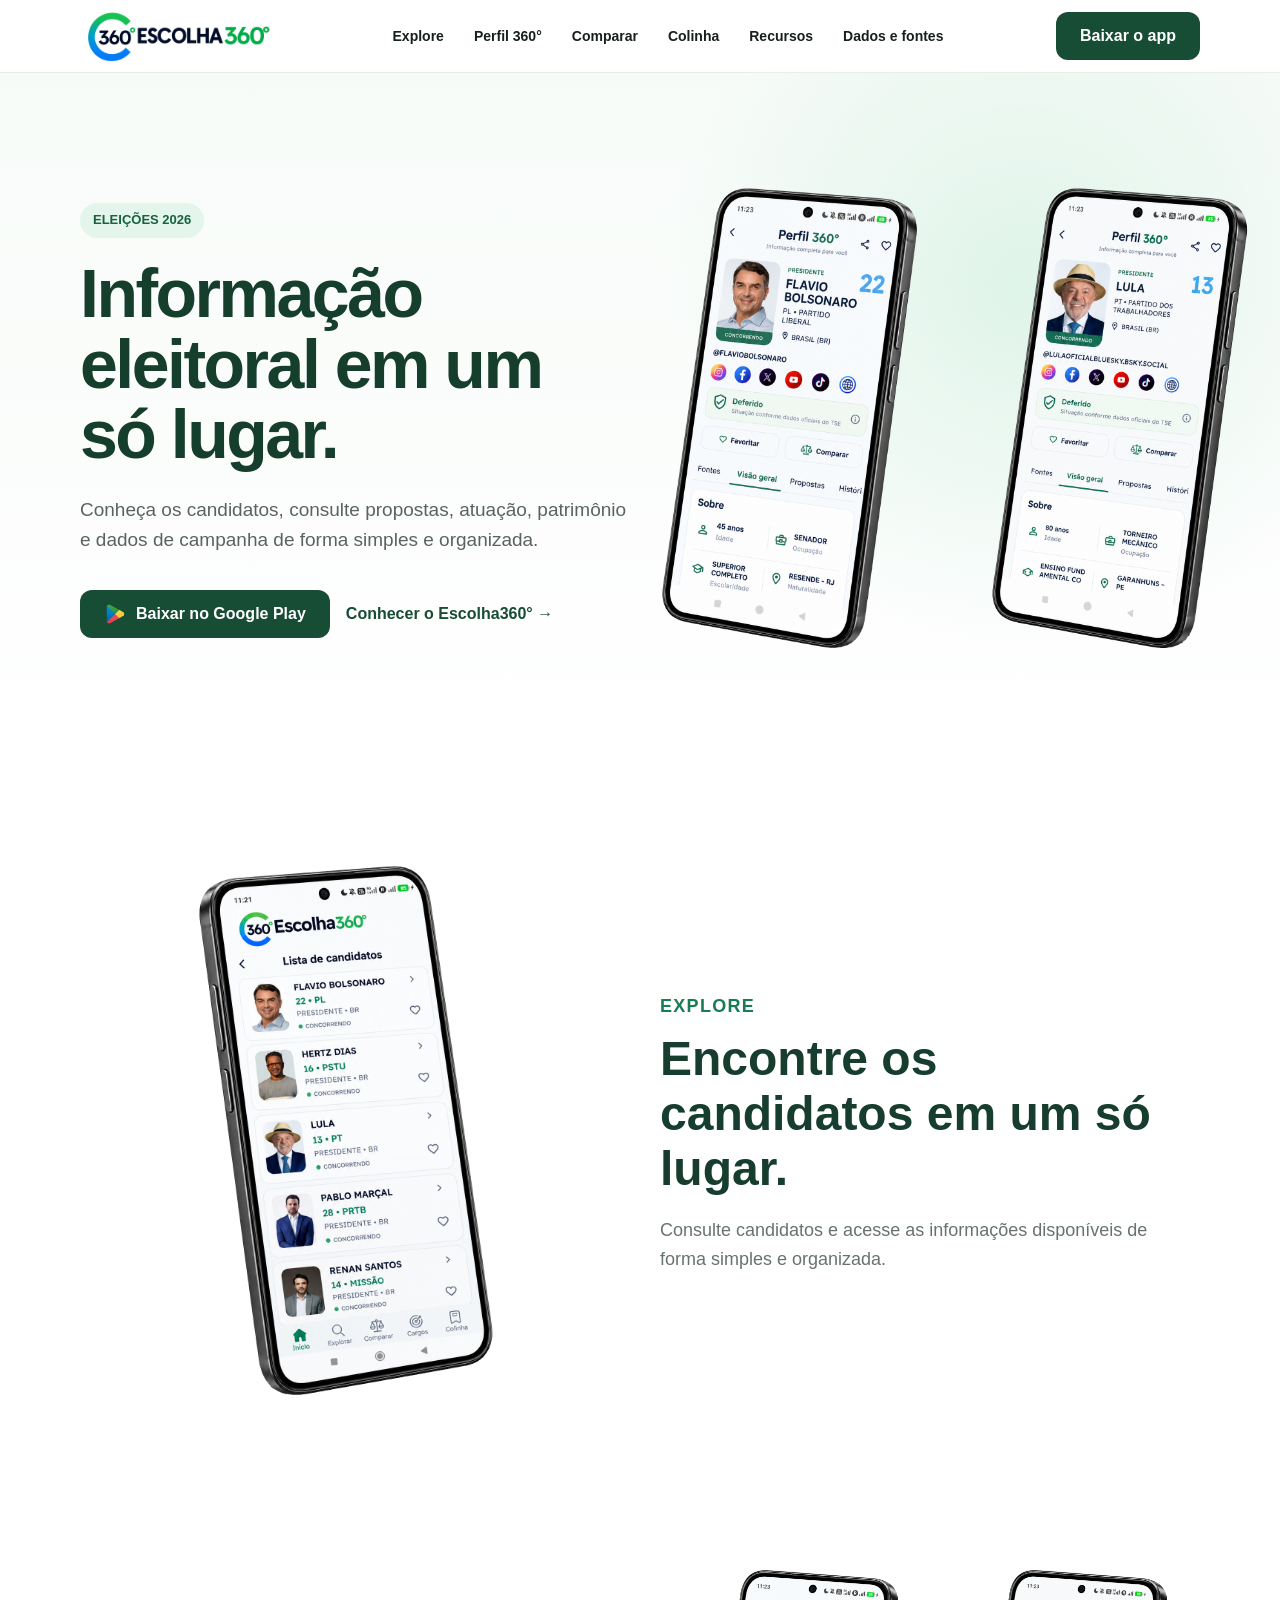
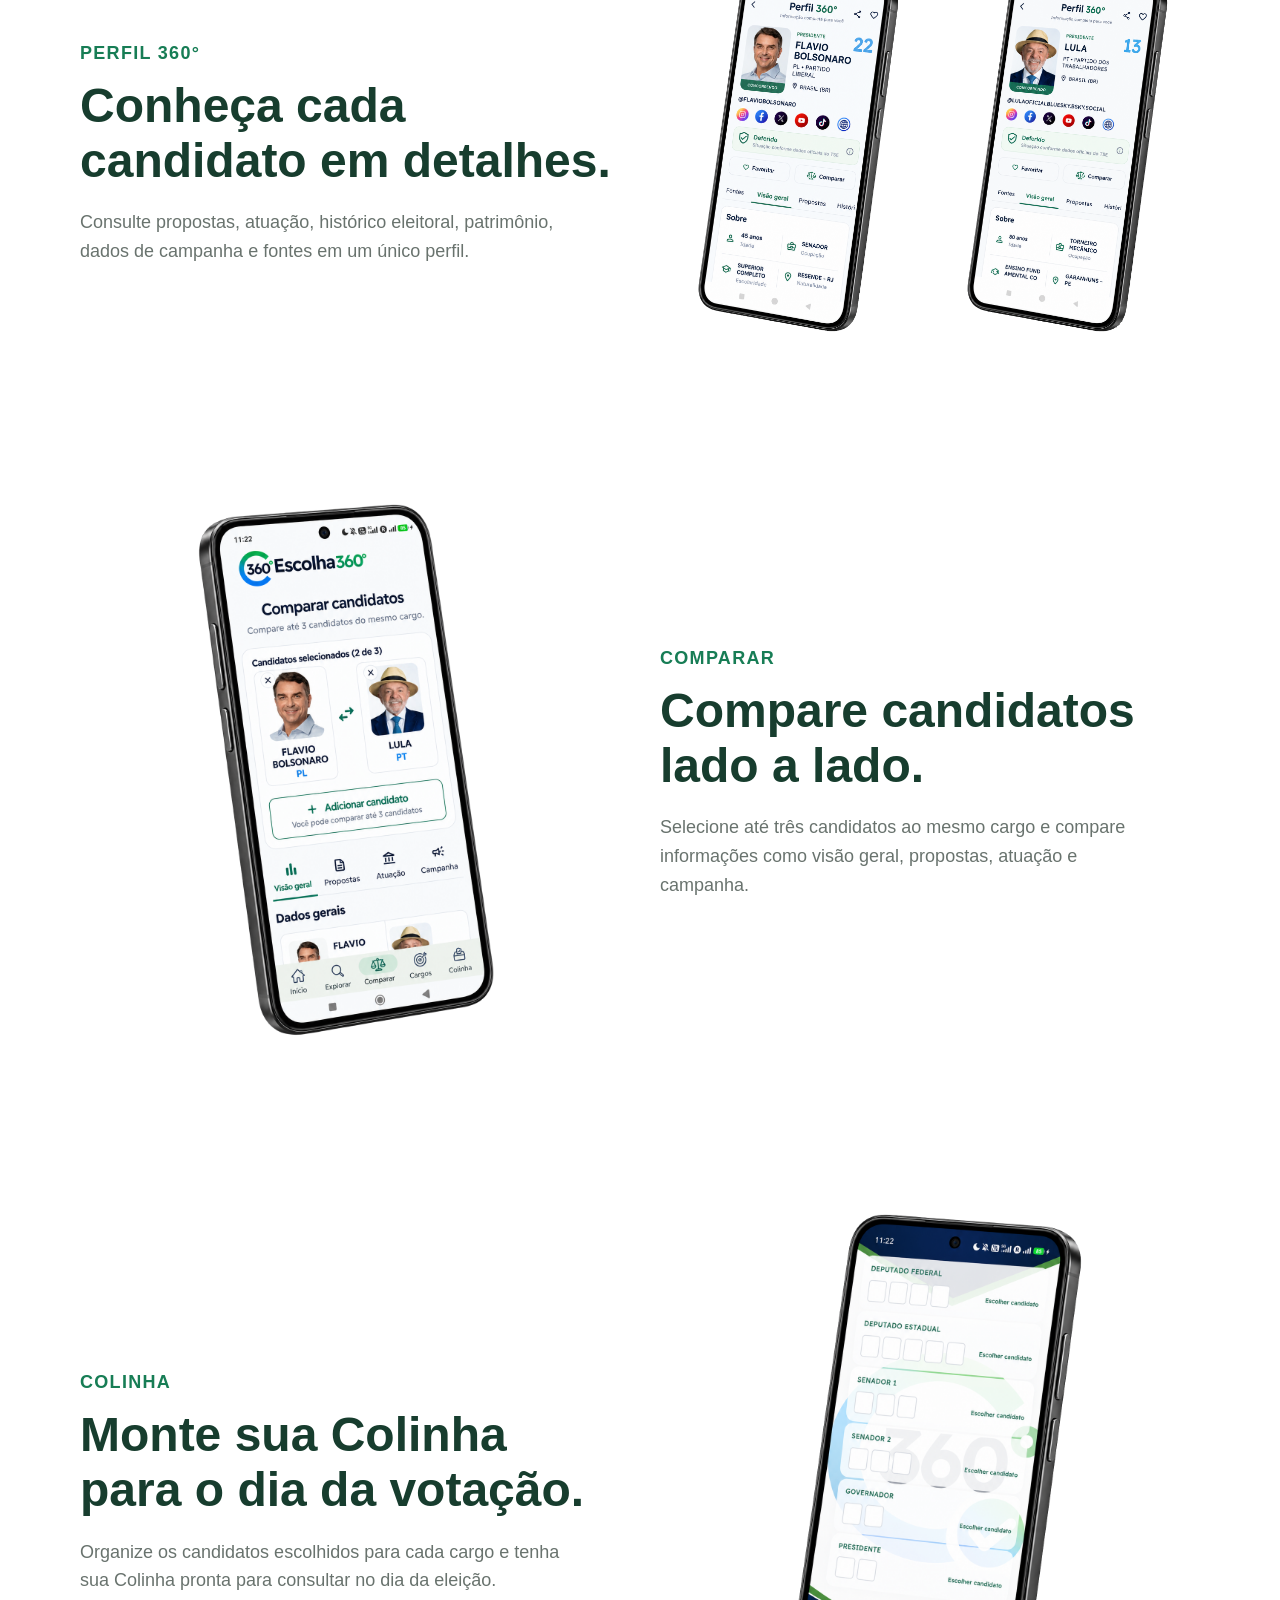
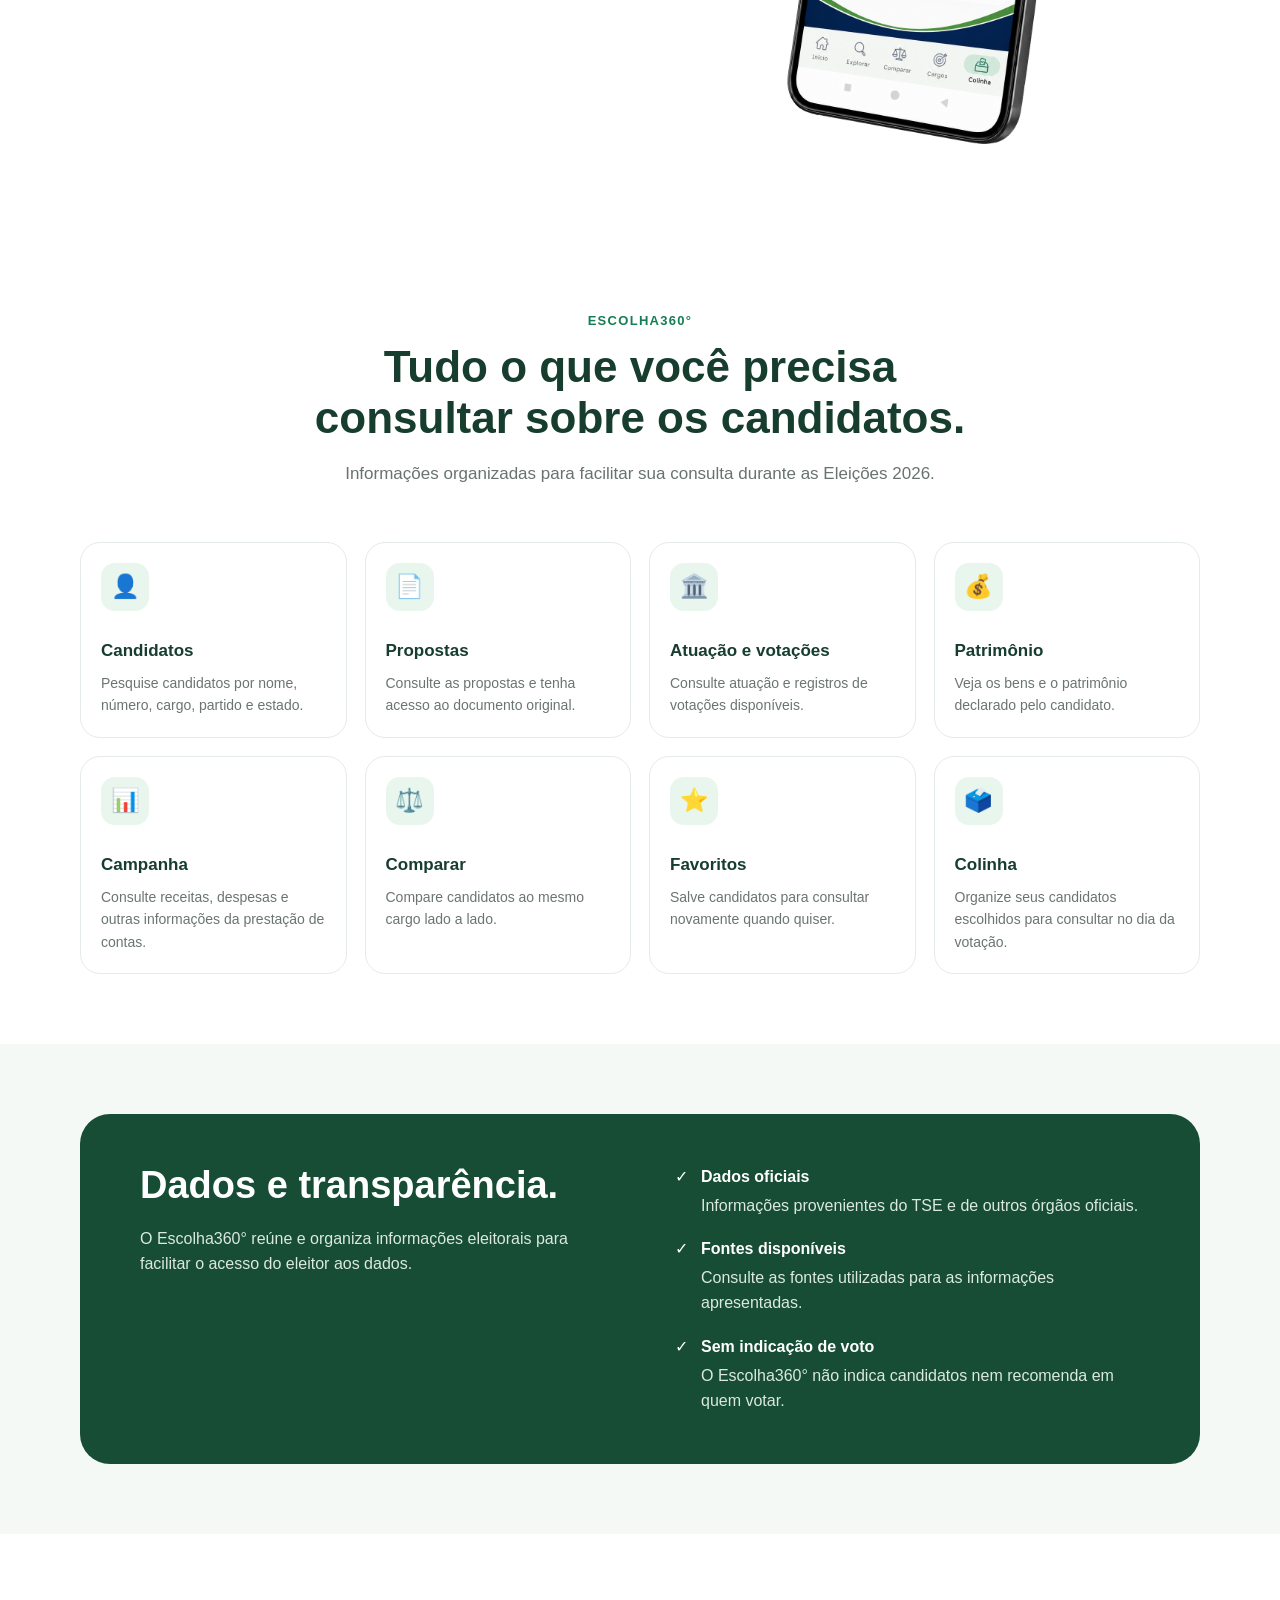
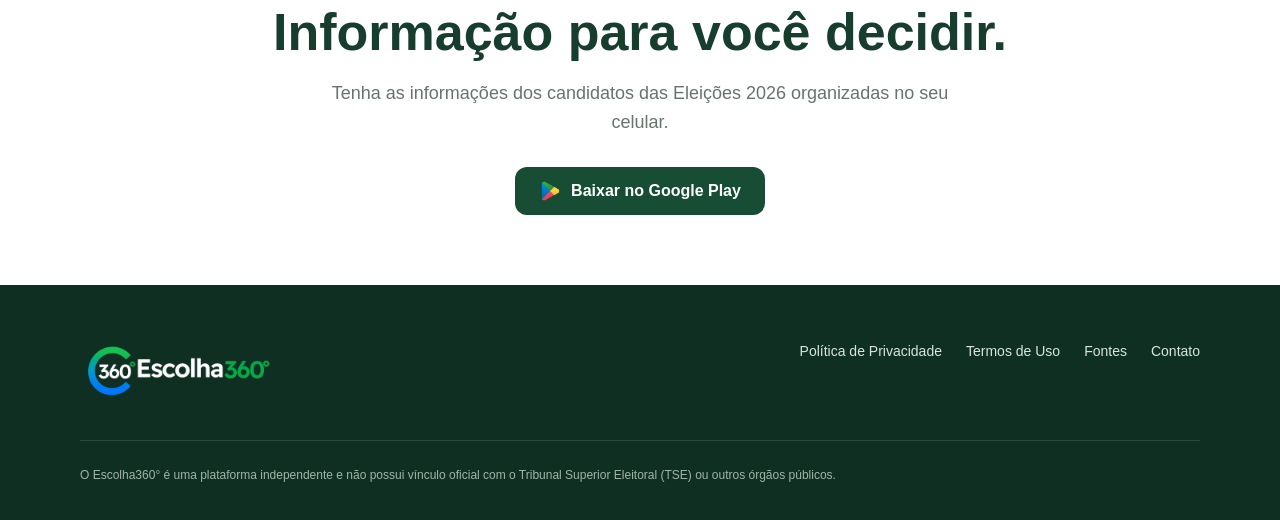
<file: index.html>
<!DOCTYPE html>
<html lang="pt-BR">
<head>
  <meta charset="UTF-8">

  <meta
    name="viewport"
    content="width=device-width, initial-scale=1.0"
  >

  <meta
    name="description"
    content="Escolha360 — informações sobre candidatos das Eleições 2026 organizadas em um só lugar."
  >

  <title>Escolha360° | Eleições 2026</title>

  <style>
    * {
      box-sizing: border-box;
      margin: 0;
      padding: 0;
    }

    html {
      scroll-behavior: smooth;
    }

    body {
      font-family:
        Inter,
        Arial,
        Helvetica,
        sans-serif;

      color: #17201c;
      background: #ffffff;
      line-height: 1.6;
    }

    a {
      text-decoration: none;
      color: inherit;
    }

    .container {
      width: min(1120px, calc(100% - 40px));
      margin: 0 auto;
    }

    /* HEADER */

    header {
      position: sticky;
      top: 0;
      z-index: 100;

      background: rgba(255, 255, 255, 0.96);
      border-bottom: 1px solid #e9eeeb;
      backdrop-filter: blur(10px);
    }

    .nav {
      min-height: 72px;

      display: flex;
      align-items: center;
      justify-content: space-between;

      gap: 24px;
    }

    .logo {
      display: flex;
      align-items: center;
    }
    
    .logo img {
      width: 200px;
      height: auto;
      display: block;
    }

    nav {
      display: flex;
      align-items: center;
      gap: 30px;

      font-size: 14px;
      font-weight: 600;
    }

    nav a:hover {
      color: #177d55;
    }

    .btn {
      display: inline-flex;
      align-items: center;
      justify-content: center;

      min-height: 48px;
      padding: 0 24px;

      border-radius: 12px;

      background: #174c35;
      color: #ffffff;

      font-weight: 700;

      transition:
        transform 0.2s ease,
        background 0.2s ease;
    }

    .play-icon {
      width: 22px;
      height: 22px;
      object-fit: contain;
      margin-right: 10px;
    }

    .btn:hover {
      background: #11613f;
      transform: translateY(-1px);
    }

    /* HERO */

    .hero {
      overflow: hidden;

      background:
        radial-gradient(
          circle at 80% 30%,
          #dff4e9 0,
          transparent 32%
        ),
        linear-gradient(
          180deg,
          #f7fbf8 0%,
          #ffffff 100%
        );

      padding: 100px 0 110px;
    }

    .hero-grid {
      display: grid;
      grid-template-columns: 1.05fr 0.95fr;
      align-items: center;
      gap: 70px;
    }

    .eyebrow {
      display: inline-flex;

      margin-bottom: 20px;
      padding: 7px 13px;

      border-radius: 999px;

      background: #e4f5eb;
      color: #17623f;

      font-size: 13px;
      font-weight: 700;
    }

    h1 {
      max-width: 650px;

      font-size: clamp(42px, 6vw, 68px);
      line-height: 1.04;
      letter-spacing: -2.5px;

      color: #153e2d;
    }

    .hero p {
      max-width: 610px;

      margin-top: 25px;

      color: #59645f;
      font-size: 19px;
    }

    .hero-actions {
      display: flex;
      align-items: center;
      gap: 16px;
      flex-wrap: wrap;

      margin-top: 34px;
    }

    .secondary-link {
      font-weight: 700;
      color: #174c35;
    }

    .hero-card {
  min-height: 470px;

  position: relative;

  display: flex;
  align-items: center;
  justify-content: center;
}

    .hero-phone {
  width: 100%;
  max-width: 330px;
  height: auto;
  display: block;
}

    /* FEATURES */

    section {
      padding: 70px 0;
    }

    .section-heading {
      max-width: 720px;
      margin: 0 auto 55px;

      text-align: center;
    }

    .section-heading span {
      color: #177d55;

      font-size: 13px;
      font-weight: 800;
      text-transform: uppercase;
      letter-spacing: 1.3px;
    }

    .section-heading h2 {
      margin-top: 10px;

      color: #173d2e;

      font-size: clamp(30px, 4vw, 44px);
      line-height: 1.15;
    }

    .section-heading p {
      margin-top: 16px;

      color: #69736e;
      font-size: 17px;
    }

    .features {
      display: grid;
      grid-template-columns: repeat(4, 1fr);
      gap: 18px;
    }

    .feature {
      padding: 20px;

      border: 1px solid #e5ebe7;
      border-radius: 20px;

      background: #ffffff;
    }

    .feature-icon {
      width: 48px;
      height: 48px;

      display: flex;
      align-items: center;
      justify-content: center;

      margin-bottom: 26px;

      border-radius: 14px;

      background: #e9f6ee;

      font-size: 23px;
    }

    .feature h3 {
      margin-bottom: 8px;

      color: #173d2e;
      font-size: 17px;
    }

    .feature p {
      color: #6b756f;
      font-size: 14px;
    }

    /* TELAS DO APP */

.app-showcase {
  background: #ffffff;
}

.showcase-row {
  display: grid;
  grid-template-columns: 1fr 1fr;
  align-items: center;
  gap: 40px;
}

.showcase-image {
  display: flex;
  justify-content: center;
}

.showcase-image img {
  width: 100%;
  max-width: 380px;
  height: auto;
  display: block;
}

.showcase-two-phones {
  gap: 10px;
}

.showcase-two-phones img {
  width: 48%;
  max-width: 600px;
}

.showcase-text span {
  color: #177d55;
  font-size: 18px;
  font-weight: 800;
  letter-spacing: 1.3px;
}

.showcase-text h2 {
  margin-top: 10px;

  color: #173d2e;

  font-size: clamp(32px, 4vw, 48px);
  line-height: 1.15;
}

.showcase-text p {
  margin-top: 20px;

  max-width: 500px;

  color: #69736e;
  font-size: 18px;
}

    /* TRANSPARÊNCIA */

    .transparency {
      background: #f5f9f6;
    }

    .transparency-box {
      display: grid;
      grid-template-columns: 1fr 1fr;
      gap: 70px;

      padding: 50px 60px;

      border-radius: 30px;

      background: #174c35;
      color: white;
    }

    .transparency-box h2 {
      font-size: 38px;
      line-height: 1.15;
    }

    .transparency-box p {
      color: #dbe9e1;
    }

    .checks {
      display: grid;
      gap: 18px;
    }

    .check {
      display: flex;
      gap: 13px;
      align-items: flex-start;
    }

    .check strong {
      display: block;
      margin-bottom: 3px;
    }

    /* CTA */

    .cta {
      text-align: center;
    }

    .cta h2 {
      color: #173d2e;

      font-size: clamp(34px, 5vw, 52px);
      line-height: 1.1;
    }

    .cta p {
      max-width: 650px;

      margin: 18px auto 30px;

      color: #68736d;
      font-size: 18px;
    }

    /* FOOTER */

    footer {
      padding: 55px 0 35px;

      background: #102f23;
      color: #d7e5dd;
    }

    .footer-grid {
      display: flex;
      justify-content: space-between;
      gap: 40px;
      flex-wrap: wrap;
    }

    .footer-links {
      display: flex;
      gap: 24px;
      flex-wrap: wrap;

      font-size: 14px;
    }

    .disclaimer {
      margin-top: 40px;
      padding-top: 25px;

      border-top:
        1px solid rgba(255,255,255,0.12);

      color: #9fb5a9;
      font-size: 12px;
    }

    /* MOBILE */

    @media (max-width: 900px) {
      nav {
        display: none;
      }

      .hero {
        padding: 10px 0;
      }

      .hero-card {
        min-height: 0px;
        gap: 0px;
      }
      
      .hero-phone {
        width: 45%;
        max-width: 220px;
      }

      .hero-grid {
        grid-template-columns: 1fr;
        gap: 0px;
      }

      .features {
        grid-template-columns: repeat(2, 1fr);
      }

      .transparency-box {
        grid-template-columns: 1fr;
        padding: 40px;
      }

      .showcase-row {
        grid-template-columns: 1fr;
        gap: 40px;
      }
      
      .app-showcase {
        padding: 70px 0;
      }
      
      .showcase-text {
        text-align: center;
      }
      
      .showcase-text p {
        margin-left: auto;
        margin-right: auto;
      }
      
      .showcase-image img {
        max-width: 350px;
      }
      
      .showcase-two-phones img {
        width: 45%;
        max-width: 220px;
      }

      .showcase-text {
        order: 1;
      }
      
      .showcase-image {
        order: 2;
      }
    }

    @media (max-width: 560px) {
      .container {
        width: min(100% - 28px, 1120px);
      }

      h1 {
        letter-spacing: -1.5px;
      }

      .features {
        grid-template-columns: 1fr;
      }

      .hero-card {
        min-height: 440px;
      }

      .transparency-box {
        padding: 30px 24px;
      }
    }
  </style>
</head>

<body>

<header>
  <div class="container nav">

    <a class="logo" href="#">
      <img
        src="assets/images/logo_transp.png"
        alt="Escolha360°"
      >
    </a>

    <nav>
      <a href="#explorar">Explore</a>
      <a href="#perfil">Perfil 360°</a>
      <a href="#comparar">Comparar</a>
      <a href="#colinha">Colinha</a>
      <a href="#recursos">Recursos</a>
      <a href="#fontes">Dados e fontes</a>
    </nav>

    <a
      class="btn"
      href="https://play.google.com/store/apps/details?id=com.spsappscorp.escolha360"
      target="_blank"
      rel="noopener noreferrer"
    >
      Baixar o app
    </a>

  </div>
</header>


<main>  

  <section class="hero">

    <div class="container hero-grid">

      <div>

        <div class="eyebrow">
          ELEIÇÕES 2026
        </div>

        <h1>
          Informação eleitoral em um só lugar.
        </h1>

        <p>
          Conheça os candidatos, consulte propostas,
          atuação, patrimônio e dados de campanha
          de forma simples e organizada.
        </p>

        <div class="hero-actions">

          <a
            class="btn"
            href="https://play.google.com/store/apps/details?id=com.spsappscorp.escolha360"
            target="_blank"
            rel="noopener noreferrer"
          >
            <img
              class="play-icon"
              src="assets/images/google-play.png"
              alt=""
            >
            Baixar no Google Play
          </a>
          
          <a
            class="secondary-link"
            href="#recursos"
          >
            Conhecer o Escolha360° →
          </a>

        </div>

      </div>


      <div class="hero-card hero-phones">

        <img
          class="hero-phone hero-phone-left"
          src="assets/images/perfil 2.png"
          alt="Perfil 360° no Escolha360"
        >
      
        <img
          class="hero-phone hero-phone-right"
          src="assets/images/perfil 1.png"
          alt="Perfil 360° no Escolha360"
        >
      
      </div>

    </div>

  </section>
  
  <section class="app-showcase"
    id="explorar"
    >

  <div class="container">

    <div class="showcase-row">

      <div class="showcase-image">
        <img
          src="assets/images/lista_de_candidatos.png"
          alt="Lista de candidatos no Escolha360"
        >
      </div>

      <div class="showcase-text">

        <span>EXPLORE</span>

        <h2>
          Encontre os candidatos em um só lugar.
        </h2>

        <p>
          Consulte candidatos e acesse as informações
          disponíveis de forma simples e organizada.
        </p>

      </div>

    </div>

  </div>

</section>

  <section class="app-showcase"
    id="perfil"
    >

  <div class="container">

    <div class="showcase-row">

      <div class="showcase-text">

        <span>PERFIL 360°</span>

        <h2>
          Conheça cada candidato em detalhes.
        </h2>

        <p>
          Consulte propostas, atuação, histórico eleitoral,
          patrimônio, dados de campanha e fontes em um único perfil.
        </p>

      </div>

      <div class="showcase-image showcase-two-phones">

        <img
          src="assets/images/perfil 2.png"
          alt="Perfil 360° de candidato no Escolha360"
        >
      
        <img
          src="assets/images/perfil 1.png"
          alt="Perfil 360° de candidato no Escolha360"
        >
      
      </div>
    </div>

  </div>

</section>

  <section class="app-showcase"
    id="comparar"
    >

  <div class="container">

    <div class="showcase-row">

      <div class="showcase-image">
        <img
          src="assets/images/comparar_r.png"
          alt="Comparação de candidatos no Escolha360"
        >
      </div>

      <div class="showcase-text">

        <span>COMPARAR</span>

        <h2>
          Compare candidatos lado a lado.
        </h2>

        <p>
          Selecione até três candidatos ao mesmo cargo e compare
          informações como visão geral, propostas, atuação e campanha.
        </p>

      </div>

    </div>

  </div>

</section>

  <section class="app-showcase"
    id="colinha"
    >

  <div class="container">

    <div class="showcase-row">

      <div class="showcase-text">

        <span>COLINHA</span>

        <h2>
          Monte sua Colinha para o dia da votação.
        </h2>

        <p>
          Organize os candidatos escolhidos para cada cargo
          e tenha sua Colinha pronta para consultar no dia da eleição.
        </p>

      </div>

      <div class="showcase-image">
        <img
          src="assets/images/colinha.png"
          alt="Colinha eleitoral no Escolha360"
        >
      </div>

    </div>

  </div>

</section>

  <section id="recursos">

    <div class="container">

      <div class="section-heading">

        <span>Escolha360°</span>

        <h2>
          Tudo o que você precisa consultar
          sobre os candidatos.
        </h2>

        <p>
          Informações organizadas para facilitar
          sua consulta durante as Eleições 2026.
        </p>

      </div>

      <div class="features">

        <article class="feature">
          <div class="feature-icon">👤</div>
          <h3>Candidatos</h3>
          <p>
            Pesquise candidatos por nome,
            número, cargo, partido e estado.
          </p>
        </article>

        <article class="feature">
          <div class="feature-icon">📄</div>
          <h3>Propostas</h3>
          <p>
            Consulte as propostas e tenha acesso
            ao documento original.
          </p>
        </article>

        <article class="feature">
          <div class="feature-icon">🏛️</div>
          <h3>Atuação e votações</h3>
          <p>
            Consulte atuação e registros de
            votações disponíveis.
          </p>
        </article>

        <article class="feature">
          <div class="feature-icon">💰</div>
          <h3>Patrimônio</h3>
          <p>
            Veja os bens e o patrimônio declarado
            pelo candidato.
          </p>
        </article>

        <article class="feature">
          <div class="feature-icon">📊</div>
          <h3>Campanha</h3>
          <p>
            Consulte receitas, despesas e outras
            informações da prestação de contas.
          </p>
        </article>

        <article class="feature">
          <div class="feature-icon">⚖️</div>
          <h3>Comparar</h3>
          <p>
            Compare candidatos ao mesmo cargo
            lado a lado.
          </p>
        </article>

        <article class="feature">
          <div class="feature-icon">⭐</div>
          <h3>Favoritos</h3>
          <p>
            Salve candidatos para consultar
            novamente quando quiser.
          </p>
        </article>

        <article class="feature">
          <div class="feature-icon">🗳️</div>
          <h3>Colinha</h3>
          <p>
            Organize seus candidatos escolhidos
            para consultar no dia da votação.
          </p>
        </article>

      </div>

    </div>

  </section>

  <section
    class="transparency"
    id="fontes"
  >

    <div class="container">

      <div class="transparency-box">

        <div>

          <h2>
            Dados e transparência.
          </h2>

          <p style="margin-top:18px;">
            O Escolha360° reúne e organiza
            informações eleitorais para facilitar
            o acesso do eleitor aos dados.
          </p>

        </div>


        <div class="checks">

          <div class="check">
            <span>✓</span>
            <div>
              <strong>Dados oficiais</strong>
              <p>
                Informações provenientes do TSE
                e de outros órgãos oficiais.
              </p>
            </div>
          </div>

          <div class="check">
            <span>✓</span>
            <div>
              <strong>Fontes disponíveis</strong>
              <p>
                Consulte as fontes utilizadas
                para as informações apresentadas.
              </p>
            </div>
          </div>

          <div class="check">
            <span>✓</span>
            <div>
              <strong>Sem indicação de voto</strong>
              <p>
                O Escolha360° não indica candidatos
                nem recomenda em quem votar.
              </p>
            </div>
          </div>

        </div>

      </div>

    </div>

  </section>

  <section
    class="cta"
    id="baixar"
  >

    <div class="container">

      <h2>
        Informação para você decidir.
      </h2>

      <p>
        Tenha as informações dos candidatos
        das Eleições 2026 organizadas no seu celular.
      </p>

      <a
        class="btn"
        href="https://play.google.com/store/apps/details?id=com.spsappscorp.escolha360"
        target="_blank"
        rel="noopener noreferrer"
      >
            <img
              class="play-icon"
              src="assets/images/google-play.png"
              alt=""
            >
            Baixar no Google Play
      </a>

    </div>

  </section>

</main>


<footer>

  <div class="container">

    <div class="footer-grid">

      <div class="logo">
      <img
        src="assets/images/logo_transp_branco.png"
        alt="Escolha360°"
      >
    </div>

      <div class="footer-links">
        <a href="privacidade.html">
          Política de Privacidade
        </a>
        <a href="termos.html">
          Termos de Uso
        </a>
        <a href="#fontes">Fontes</a>
        <a href="mailto:contato@escolha360.com.br">
          Contato
        </a>
      </div>

    </div>

    <div class="disclaimer">
      O Escolha360° é uma plataforma independente
      e não possui vínculo oficial com o Tribunal
      Superior Eleitoral (TSE) ou outros órgãos
      públicos.
    </div>

  </div>

</footer>

</body>
</html>
</file>
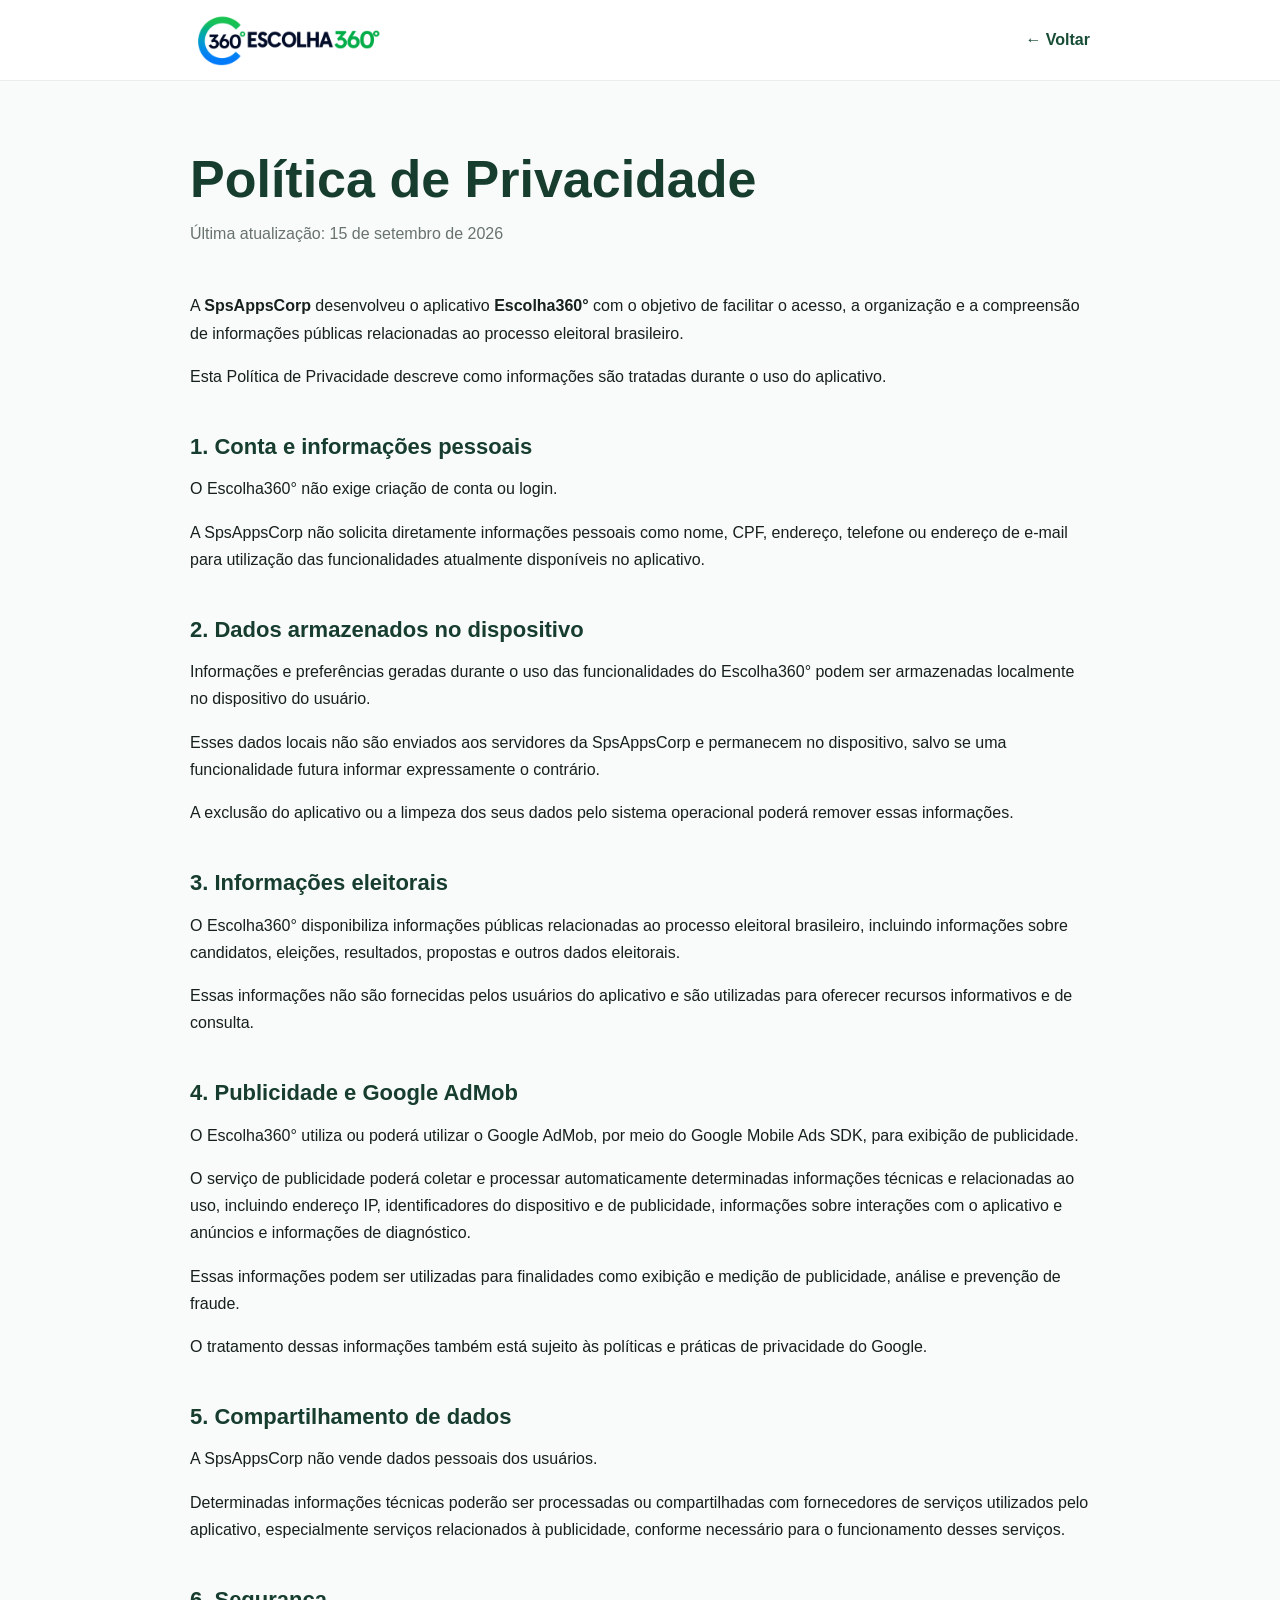
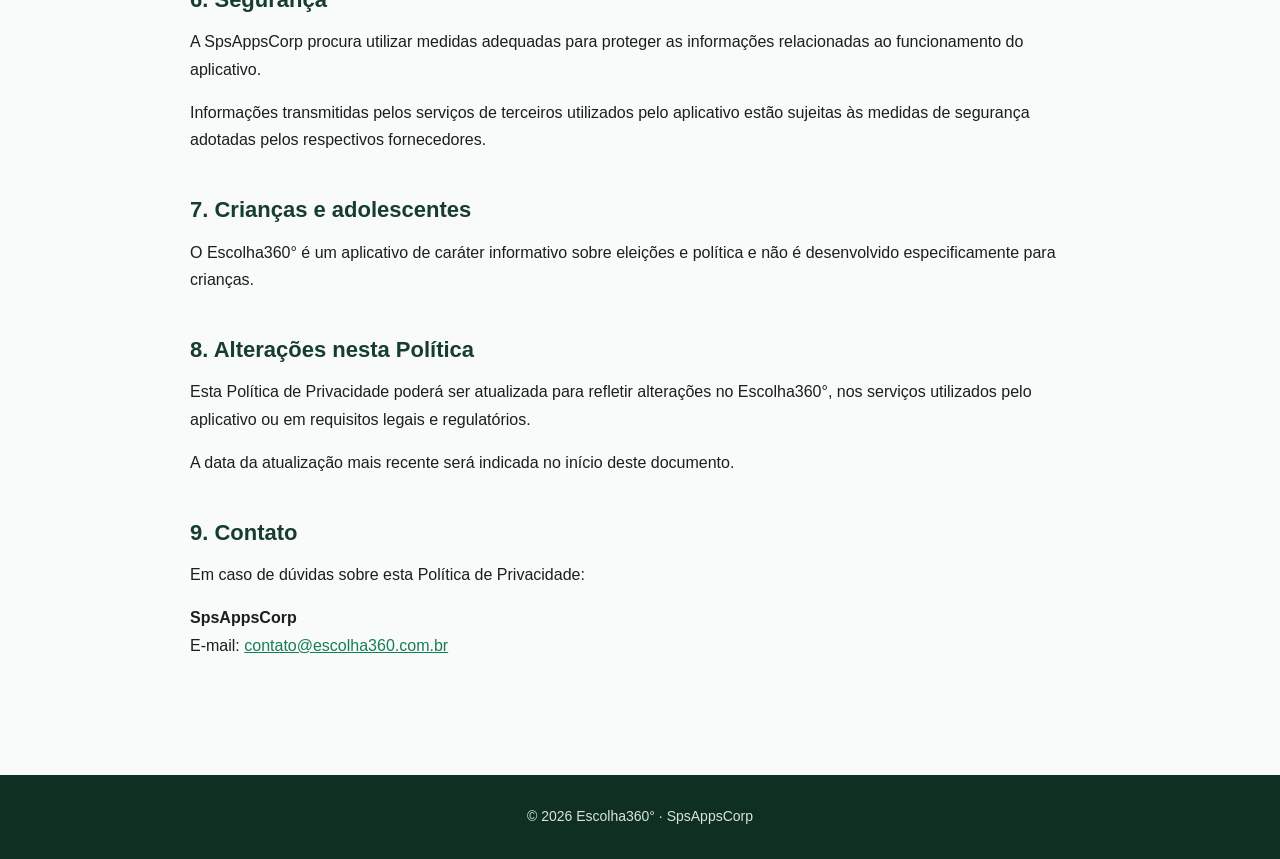
<file: privacidade.html>
<!DOCTYPE html>
<html lang="pt-BR">

<head>

  <meta charset="UTF-8">

  <meta
    name="viewport"
    content="width=device-width, initial-scale=1.0"
  >

  <title>
    Política de Privacidade | Escolha360°
  </title>

  <link
  rel="stylesheet"
  href="assets/css/legal.css"
  >

</head>

<body>

  <header>

    <div class="header-container">

      <a href="index.html">
        <img
          class="logo"
          src="assets/images/logo_transp.png"
          alt="Escolha360°"
        >
      </a>

      <a class="voltar" href="index.html">
        ← Voltar
      </a>

    </div>

  </header>


  <main>

    <h1>Política de Privacidade</h1>

    <p class="atualizacao">
      Última atualização: 15 de setembro de 2026
    </p>


    <p>
      A <strong>SpsAppsCorp</strong> desenvolveu o aplicativo
      <strong>Escolha360°</strong> com o objetivo de facilitar o acesso,
      a organização e a compreensão de informações públicas relacionadas
      ao processo eleitoral brasileiro.
    </p>

    <p>
      Esta Política de Privacidade descreve como informações são tratadas
      durante o uso do aplicativo.
    </p>


    <h2>1. Conta e informações pessoais</h2>

    <p>
      O Escolha360° não exige criação de conta ou login.
    </p>

    <p>
      A SpsAppsCorp não solicita diretamente informações pessoais como
      nome, CPF, endereço, telefone ou endereço de e-mail para utilização
      das funcionalidades atualmente disponíveis no aplicativo.
    </p>


    <h2>2. Dados armazenados no dispositivo</h2>

    <p>
      Informações e preferências geradas durante o uso das funcionalidades
      do Escolha360° podem ser armazenadas localmente no dispositivo do usuário.
    </p>

    <p>
      Esses dados locais não são enviados aos servidores da SpsAppsCorp e
      permanecem no dispositivo, salvo se uma funcionalidade futura informar
      expressamente o contrário.
    </p>

    <p>
      A exclusão do aplicativo ou a limpeza dos seus dados pelo sistema
      operacional poderá remover essas informações.
    </p>


    <h2>3. Informações eleitorais</h2>

    <p>
      O Escolha360° disponibiliza informações públicas relacionadas ao
      processo eleitoral brasileiro, incluindo informações sobre candidatos,
      eleições, resultados, propostas e outros dados eleitorais.
    </p>

    <p>
      Essas informações não são fornecidas pelos usuários do aplicativo e
      são utilizadas para oferecer recursos informativos e de consulta.
    </p>


    <h2>4. Publicidade e Google AdMob</h2>

    <p>
      O Escolha360° utiliza ou poderá utilizar o Google AdMob, por meio do
      Google Mobile Ads SDK, para exibição de publicidade.
    </p>

    <p>
      O serviço de publicidade poderá coletar e processar automaticamente
      determinadas informações técnicas e relacionadas ao uso, incluindo
      endereço IP, identificadores do dispositivo e de publicidade,
      informações sobre interações com o aplicativo e anúncios e informações
      de diagnóstico.
    </p>

    <p>
      Essas informações podem ser utilizadas para finalidades como exibição
      e medição de publicidade, análise e prevenção de fraude.
    </p>

    <p>
      O tratamento dessas informações também está sujeito às políticas e
      práticas de privacidade do Google.
    </p>


    <h2>5. Compartilhamento de dados</h2>

    <p>
      A SpsAppsCorp não vende dados pessoais dos usuários.
    </p>

    <p>
      Determinadas informações técnicas poderão ser processadas ou
      compartilhadas com fornecedores de serviços utilizados pelo aplicativo,
      especialmente serviços relacionados à publicidade, conforme necessário
      para o funcionamento desses serviços.
    </p>


    <h2>6. Segurança</h2>

    <p>
      A SpsAppsCorp procura utilizar medidas adequadas para proteger as
      informações relacionadas ao funcionamento do aplicativo.
    </p>

    <p>
      Informações transmitidas pelos serviços de terceiros utilizados pelo
      aplicativo estão sujeitas às medidas de segurança adotadas pelos
      respectivos fornecedores.
    </p>


    <h2>7. Crianças e adolescentes</h2>

    <p>
      O Escolha360° é um aplicativo de caráter informativo sobre eleições e
      política e não é desenvolvido especificamente para crianças.
    </p>


    <h2>8. Alterações nesta Política</h2>

    <p>
      Esta Política de Privacidade poderá ser atualizada para refletir
      alterações no Escolha360°, nos serviços utilizados pelo aplicativo ou
      em requisitos legais e regulatórios.
    </p>

    <p>
      A data da atualização mais recente será indicada no início deste
      documento.
    </p>


    <h2>9. Contato</h2>

    <p>
      Em caso de dúvidas sobre esta Política de Privacidade:
    </p>

    <p>
      <strong>SpsAppsCorp</strong><br>
      E-mail:
      <a href="mailto:contato@escolha360.com.br">
        contato@escolha360.com.br
      </a>
    </p>

  </main>


  <footer>
    © 2026 Escolha360° · SpsAppsCorp
  </footer>

</body>

</html>
</file>
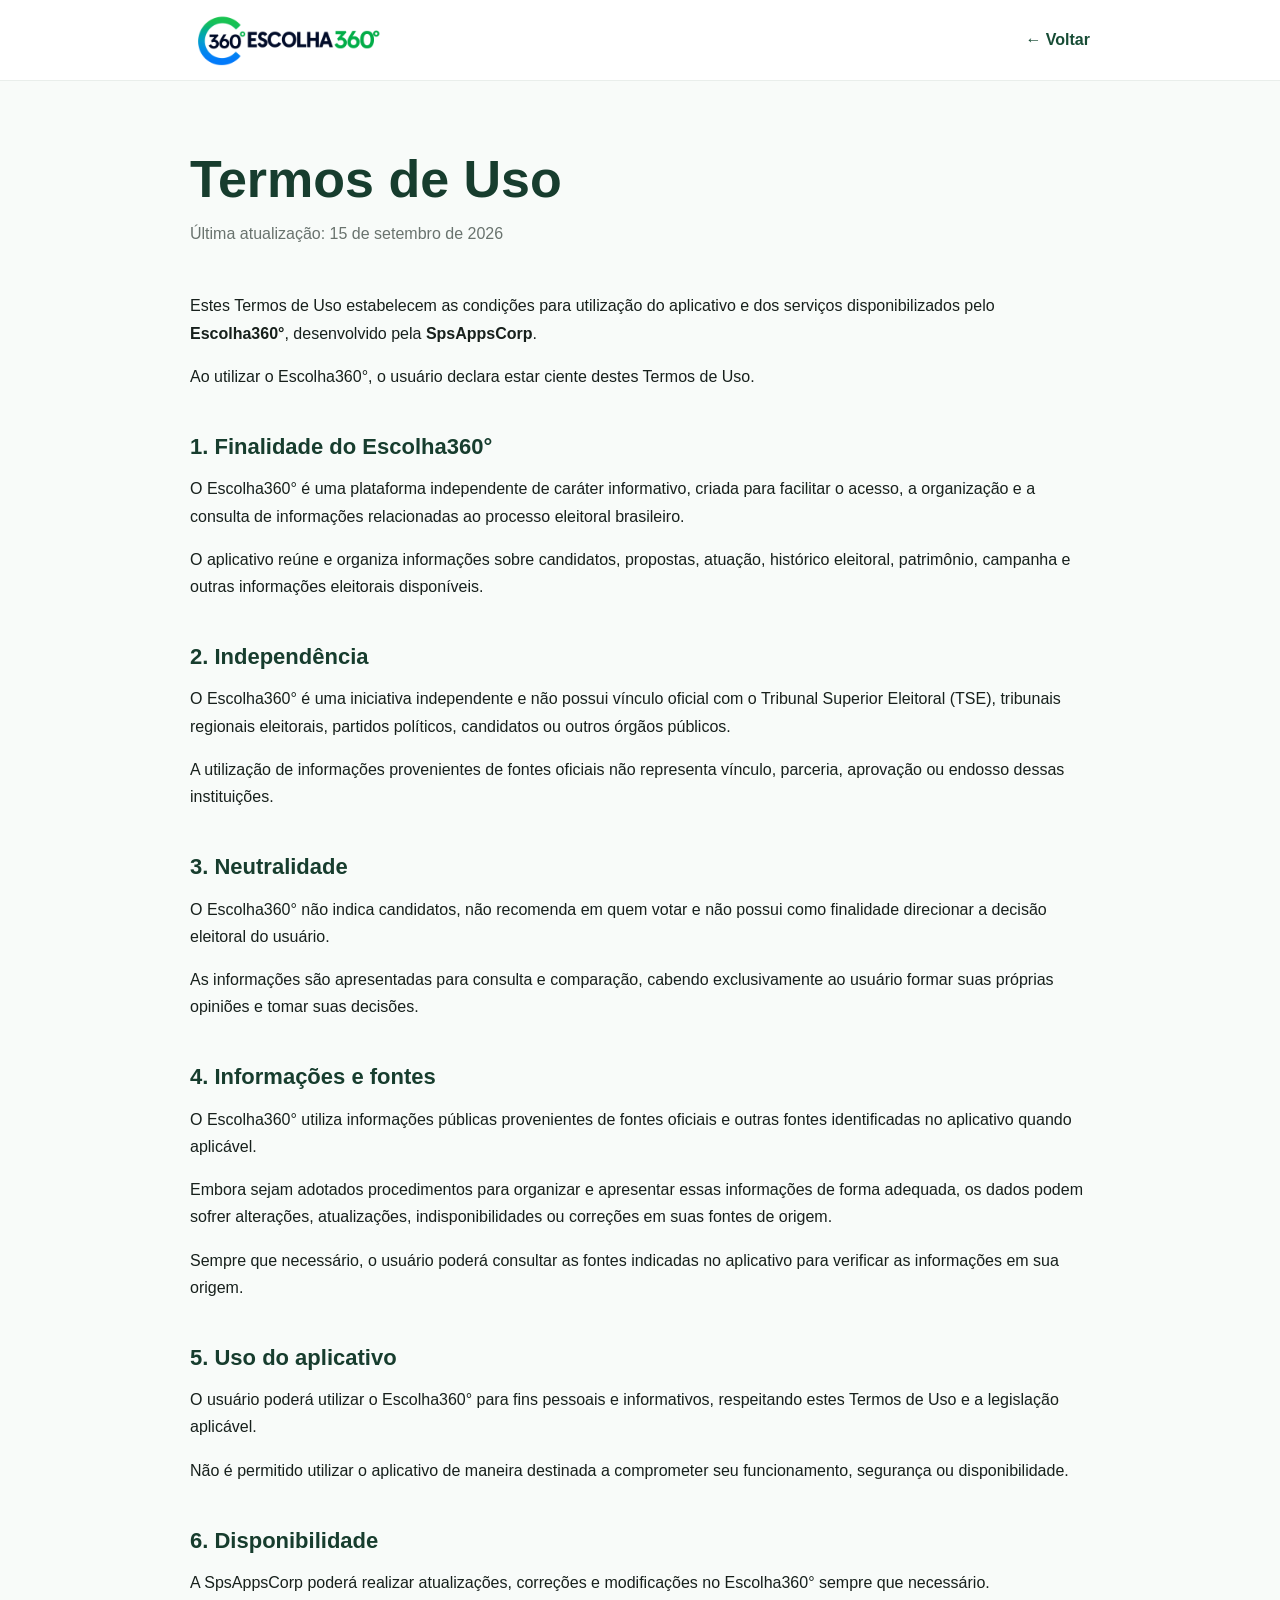
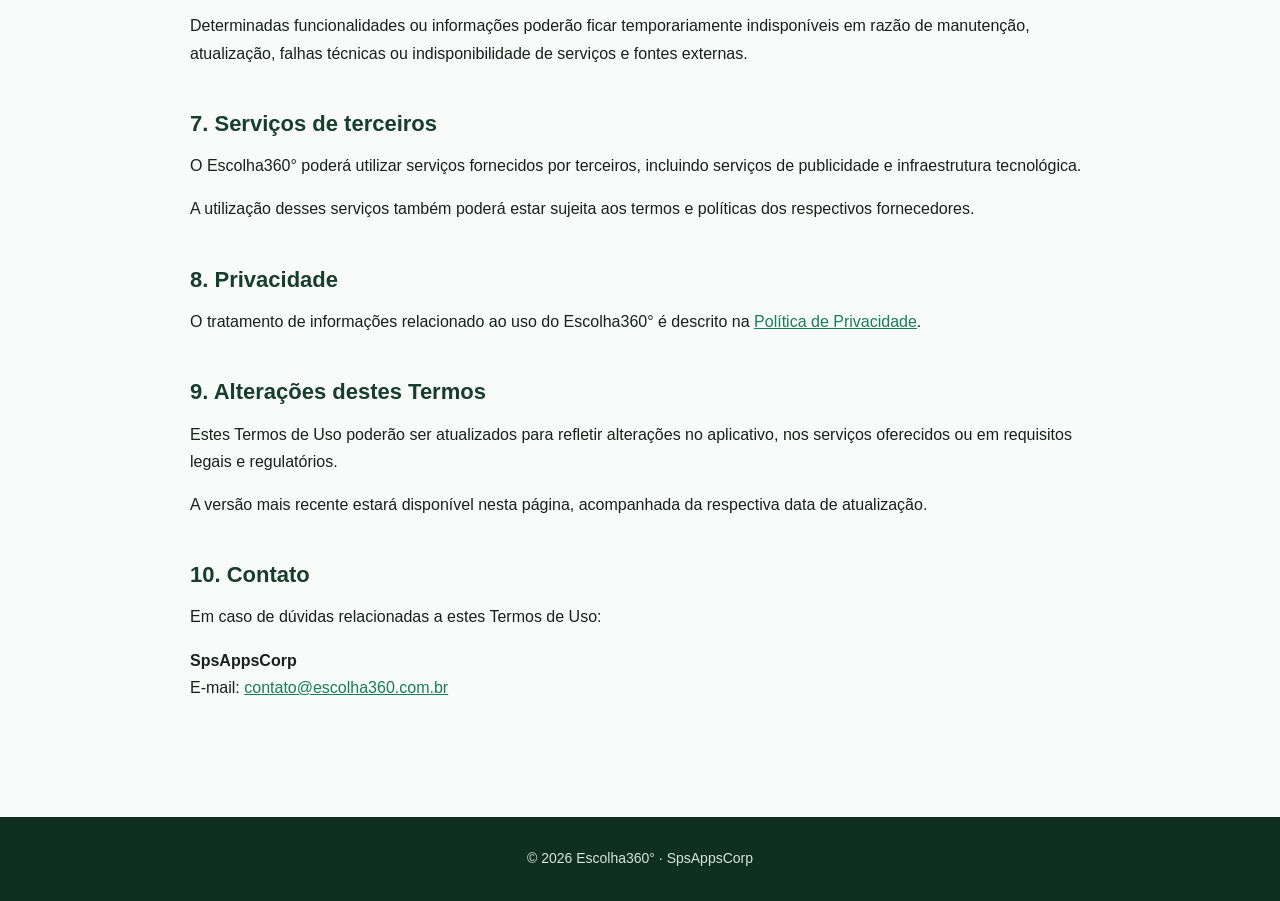
<file: termos.html>
<!DOCTYPE html>
<html lang="pt-BR">

<head>

  <meta charset="UTF-8">

  <meta
    name="viewport"
    content="width=device-width, initial-scale=1.0"
  >

  <title>
    Termos de Uso | Escolha360°
  </title>

  <link
  rel="stylesheet"
  href="assets/css/legal.css"
  >
  
</head>

<body>

  <header>

    <div class="header-container">

      <a href="index.html">
        <img
          class="logo"
          src="assets/images/logo_transp.png"
          alt="Escolha360°"
        >
      </a>

      <a class="voltar" href="index.html">
        ← Voltar
      </a>

    </div>

  </header>


  <main>

    <h1>Termos de Uso</h1>

    <p class="atualizacao">
      Última atualização: 15 de setembro de 2026
    </p>

    <p>
      Estes Termos de Uso estabelecem as condições para utilização do
      aplicativo e dos serviços disponibilizados pelo
      <strong>Escolha360°</strong>, desenvolvido pela
      <strong>SpsAppsCorp</strong>.
    </p>

    <p>
      Ao utilizar o Escolha360°, o usuário declara estar ciente destes
      Termos de Uso.
    </p>


    <h2>1. Finalidade do Escolha360°</h2>

    <p>
      O Escolha360° é uma plataforma independente de caráter informativo,
      criada para facilitar o acesso, a organização e a consulta de
      informações relacionadas ao processo eleitoral brasileiro.
    </p>

    <p>
      O aplicativo reúne e organiza informações sobre candidatos,
      propostas, atuação, histórico eleitoral, patrimônio, campanha e
      outras informações eleitorais disponíveis.
    </p>


    <h2>2. Independência</h2>

    <p>
      O Escolha360° é uma iniciativa independente e não possui vínculo
      oficial com o Tribunal Superior Eleitoral (TSE), tribunais regionais
      eleitorais, partidos políticos, candidatos ou outros órgãos públicos.
    </p>

    <p>
      A utilização de informações provenientes de fontes oficiais não
      representa vínculo, parceria, aprovação ou endosso dessas instituições.
    </p>


    <h2>3. Neutralidade</h2>

    <p>
      O Escolha360° não indica candidatos, não recomenda em quem votar e
      não possui como finalidade direcionar a decisão eleitoral do usuário.
    </p>

    <p>
      As informações são apresentadas para consulta e comparação, cabendo
      exclusivamente ao usuário formar suas próprias opiniões e tomar suas
      decisões.
    </p>


    <h2>4. Informações e fontes</h2>

    <p>
      O Escolha360° utiliza informações públicas provenientes de fontes
      oficiais e outras fontes identificadas no aplicativo quando aplicável.
    </p>

    <p>
      Embora sejam adotados procedimentos para organizar e apresentar essas
      informações de forma adequada, os dados podem sofrer alterações,
      atualizações, indisponibilidades ou correções em suas fontes de origem.
    </p>

    <p>
      Sempre que necessário, o usuário poderá consultar as fontes indicadas
      no aplicativo para verificar as informações em sua origem.
    </p>


    <h2>5. Uso do aplicativo</h2>

    <p>
      O usuário poderá utilizar o Escolha360° para fins pessoais e
      informativos, respeitando estes Termos de Uso e a legislação aplicável.
    </p>

    <p>
      Não é permitido utilizar o aplicativo de maneira destinada a
      comprometer seu funcionamento, segurança ou disponibilidade.
    </p>


    <h2>6. Disponibilidade</h2>

    <p>
      A SpsAppsCorp poderá realizar atualizações, correções e modificações
      no Escolha360° sempre que necessário.
    </p>

    <p>
      Determinadas funcionalidades ou informações poderão ficar
      temporariamente indisponíveis em razão de manutenção, atualização,
      falhas técnicas ou indisponibilidade de serviços e fontes externas.
    </p>


    <h2>7. Serviços de terceiros</h2>

    <p>
      O Escolha360° poderá utilizar serviços fornecidos por terceiros,
      incluindo serviços de publicidade e infraestrutura tecnológica.
    </p>

    <p>
      A utilização desses serviços também poderá estar sujeita aos termos
      e políticas dos respectivos fornecedores.
    </p>


    <h2>8. Privacidade</h2>

    <p>
      O tratamento de informações relacionado ao uso do Escolha360° é
      descrito na
      <a href="privacidade.html">Política de Privacidade</a>.
    </p>


    <h2>9. Alterações destes Termos</h2>

    <p>
      Estes Termos de Uso poderão ser atualizados para refletir alterações
      no aplicativo, nos serviços oferecidos ou em requisitos legais e
      regulatórios.
    </p>

    <p>
      A versão mais recente estará disponível nesta página, acompanhada da
      respectiva data de atualização.
    </p>


    <h2>10. Contato</h2>

    <p>
      Em caso de dúvidas relacionadas a estes Termos de Uso:
    </p>

    <p>
      <strong>SpsAppsCorp</strong><br>
      E-mail:
      <a href="mailto:contato@escolha360.com.br">
        contato@escolha360.com.br
      </a>
    </p>

  </main>


  <footer>
    © 2026 Escolha360° · SpsAppsCorp
  </footer>

</body>

</html>
</file>
<file: assets/css/legal.css>
* {
  box-sizing: border-box;
  margin: 0;
  padding: 0;
}

body {
  font-family: Inter, Arial, Helvetica, sans-serif;
  color: #17201c;
  background: #f8fbf9;
  line-height: 1.7;
}

header {
  background: #ffffff;
  border-bottom: 1px solid #e9eeeb;
}

.header-container {
  width: min(900px, calc(100% - 40px));
  margin: 0 auto;
  min-height: 80px;

  display: flex;
  align-items: center;
  justify-content: space-between;
}

.logo {
  width: 200px;
  height: auto;
  display: block;
}

.voltar {
  color: #174c35;
  font-weight: 700;
  text-decoration: none;
}

main {
  width: min(900px, calc(100% - 40px));
  margin: 0 auto;
  padding: 70px 0 100px;
}

h1 {
  color: #173d2e;
  font-size: clamp(36px, 6vw, 52px);
  line-height: 1.1;
  margin-bottom: 12px;
}

.atualizacao {
  color: #69736e;
  margin-bottom: 45px;
}

h2 {
  color: #173d2e;
  font-size: 22px;
  margin-top: 38px;
  margin-bottom: 10px;
}

p {
  margin-bottom: 16px;
}

a {
  color: #177d55;
}

footer {
  background: #102f23;
  color: #d7e5dd;
  text-align: center;
  padding: 30px 20px;
  font-size: 14px;
}
</file>
